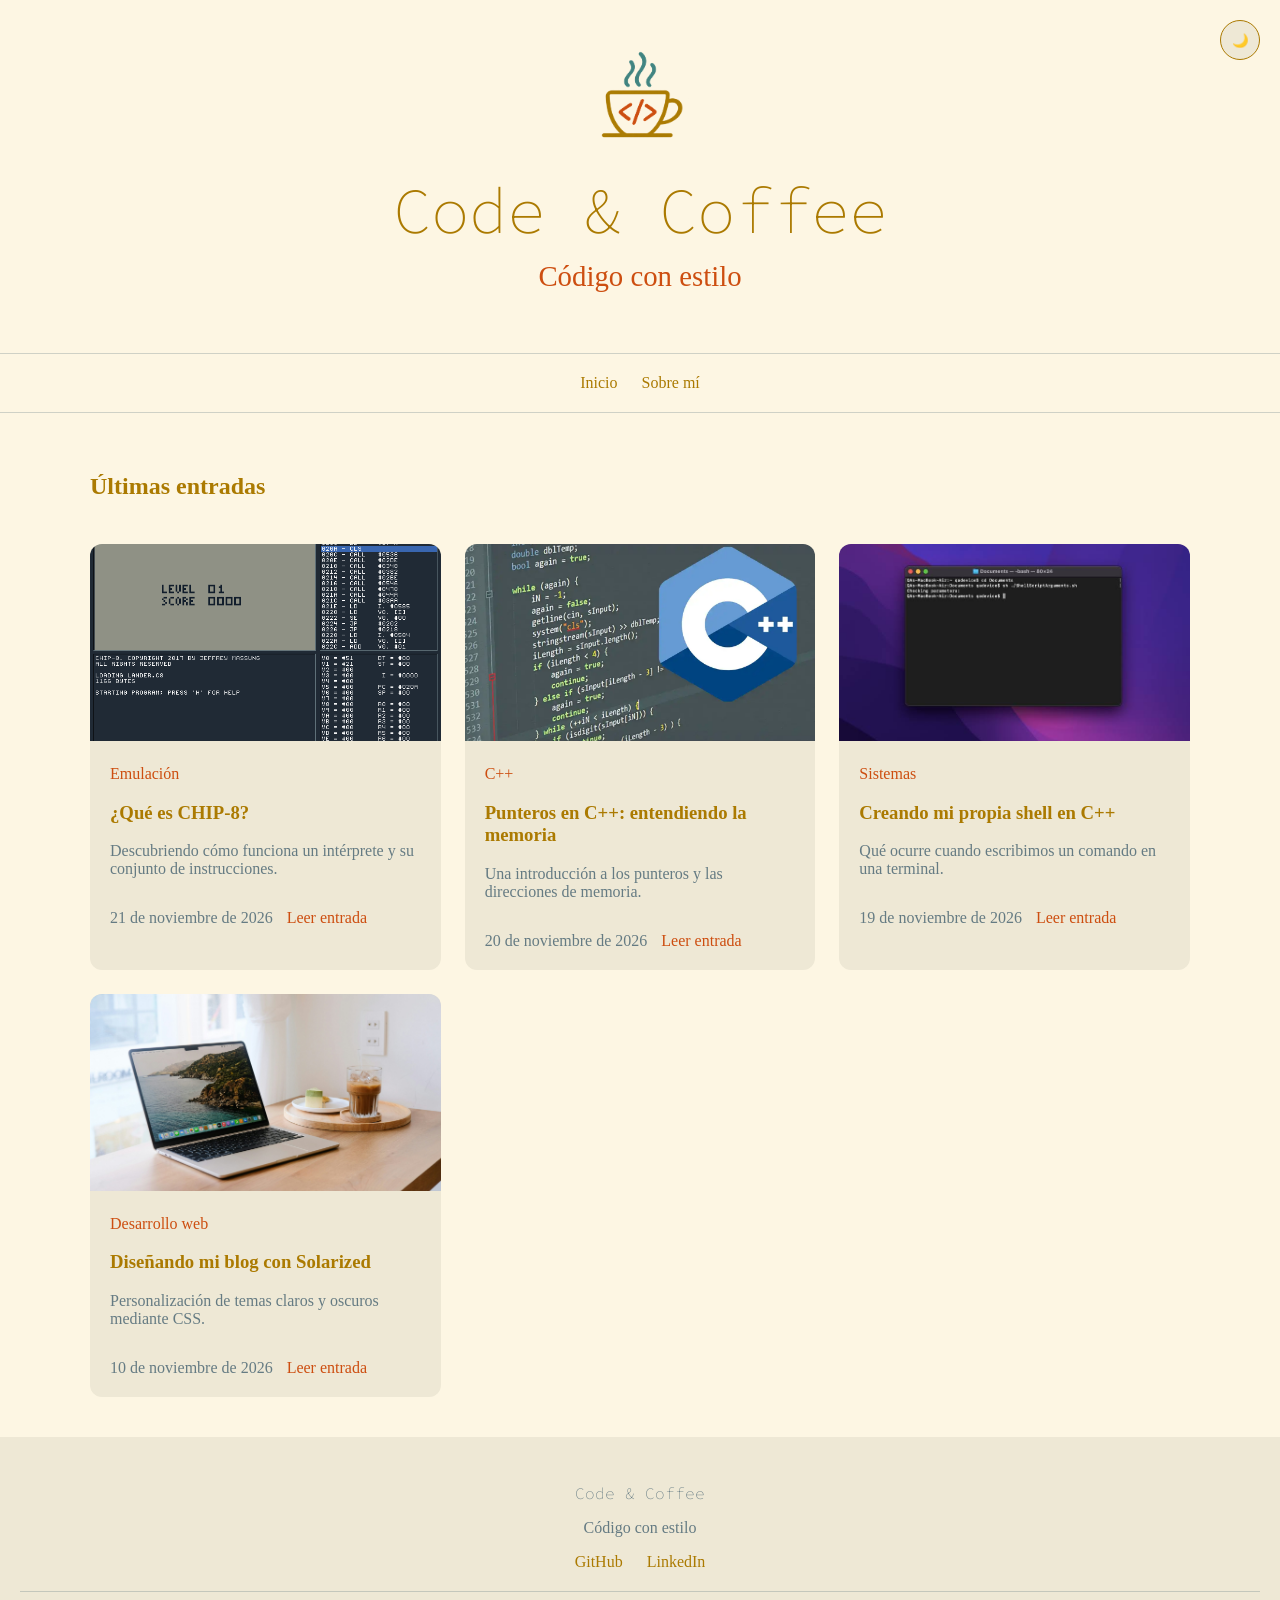
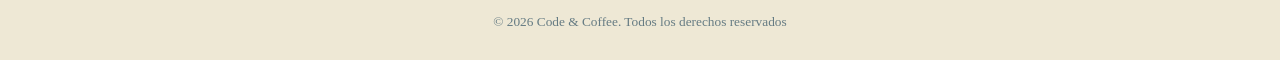
<file: index.html>
<!DOCTYPE html>
<html>
    <head>
        <meta charset="utf-8">
        <title>Code & Coffee</title>
        <link rel="icon" type="image/png" href="img/logo-light.png">
        <link rel="stylesheet" href="style.css">
        <link rel="preconnect" href="https://fonts.googleapis.com">
        <link rel="preconnect" href="https://fonts.gstatic.com" crossorigin>
        <link href="https://fonts.googleapis.com/css2?family=Homemade+Apple&family=Press+Start+2P&family=Source+Code+Pro:ital,wght@0,200..900;1,200..900&display=swap" rel="stylesheet">
    </head>
    <body>
        <button id="theme-toggle" aria-label="Cambiar tema">
            🌙
        </button>
        <header>
            <a href="index.html">
                <img id="logo" src="img/logo-light.png" alt="Code & Coffee">
                <h1 class="source-code-pro">Code & Coffee</h1>
                <p class="homemade-apple-regular">Código con estilo</p>
            </a>
        </header>
        
        <script src="js/theme.js" defer></script>

        <main>
            <hr>
            <nav class="navbar">
                <a href="index.html">Inicio</a>
                <a href="sobre_mi.html">Sobre mí</a>
            </nav>
            <hr>

            <section class="posts">
                <h2>Últimas entradas</h2>

                <article class="post-card">
                    <img src="img/chip8.png" alt="Juego de CHIP-8 con su listado de instrucciones">

                    <div class="post-content">
                        <span class="category">Emulación</span>

                        <h3>¿Qué es CHIP-8?</h3>

                        <p>
                            Descubriendo cómo funciona un intérprete
                            y su conjunto de instrucciones.
                        </p>

                        <time datetime="2026-11-21">
                            21 de noviembre de 2026
                        </time>

                        <a href="posts/chip8.html">Leer entrada</a>
                    </div>
                </article>

                <article class="post-card">
                    <img src="img/punteros.png" alt="Código de C++ junto a su logotipo">

                    <div class="post-content">
                        <span class="category">C++</span>

                        <h3>Punteros en C++: entendiendo la memoria</h3>

                        <p>
                            Una introducción a los punteros y las direcciones de memoria.
                        </p>

                        <time datetime="2026-11-20">
                            20 de noviembre de 2026
                        </time>

                        <a href="posts/punteros-cpp.html">Leer entrada</a>
                    </div>
                </article>

                <article class="post-card">
                    <img src="img/shell.png" alt="Ventana de terminal en macOS">

                    <div class="post-content">
                        <span class="category">Sistemas</span>

                        <h3>Creando mi propia shell en C++</h3>

                        <p>
                            Qué ocurre cuando escribimos un comando en una terminal.
                        </p>

                        <time datetime="2026-11-19">
                            19 de noviembre de 2026
                        </time>

                        <a href="posts/shell-cpp.html">Leer entrada</a>
                    </div>
                </article>

                <article class="post-card">
                    <img src="img/blog.png" alt="Portátil sobre una mesa junto a una taza de café">

                    <div class="post-content">
                        <span class="category">Desarrollo web</span>

                        <h3>Diseñando mi blog con Solarized</h3>

                        <p>
                            Personalización de temas claros y oscuros mediante CSS.
                        </p>

                        <time datetime="2026-11-10">
                            10 de noviembre de 2026
                        </time>

                        <a href="posts/solarized.html">Leer entrada</a>
                    </div>
                </article>
            </section>
        </main>

        <footer>
            <p class="source-code-pro">Code & Coffee</p>
            <p class="homemade-apple-regular">Código con estilo</p>

            <nav>
                <a target="_blank" rel="noopener noreferrer" href="https://github.com/fjasensi">GitHub</a>
                <a target="_blank" rel="noopener noreferrer" href="https://linkedin.com/in/fjasensi">LinkedIn</a>
            </nav>

            <hr>

            <small>
                &copy; 2026 Code & Coffee.
                Todos los derechos reservados
            </small>
        </footer>
    </body>
</html>
</file>
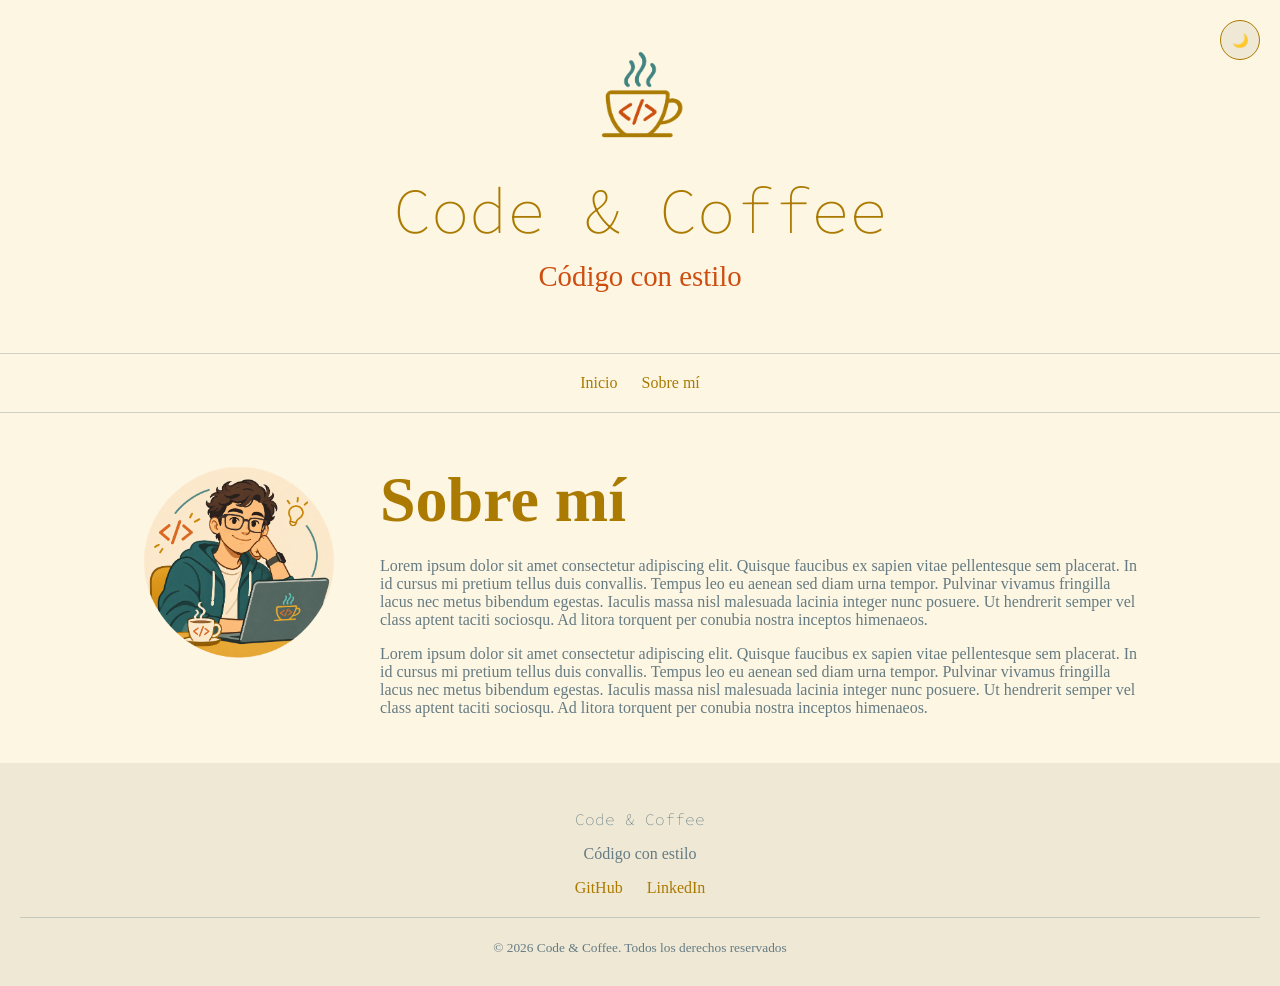
<file: sobre_mi.html>
<!DOCTYPE html>
<html>
    <head>
        <meta charset="utf-8">
        <meta name="viewport" content="width=device-width, initial-scale=1">
        <title>Code & Coffee - Sobre mí</title>
        <link rel="icon" type="image/png" href="img/logo-light.png">
        <link rel="stylesheet" href="style.css">
        <link rel="preconnect" href="https://fonts.googleapis.com">
        <link rel="preconnect" href="https://fonts.gstatic.com" crossorigin>
        <link href="https://fonts.googleapis.com/css2?family=Homemade+Apple&family=Press+Start+2P&family=Source+Code+Pro:ital,wght@0,200..900;1,200..900&display=swap" rel="stylesheet">
    </head>
    <body>
        <button id="theme-toggle" aria-label="Cambiar tema">
            🌙
        </button>
        <header>
            <a href="index.html">
                <img id="logo" src="img/logo-light.png" alt="Code & Coffee">
                <h1 class="source-code-pro">Code & Coffee</h1>
                <p class="homemade-apple-regular">Código con estilo</p>
            </a>
        </header>
        
        <script src="js/theme.js" defer></script>

        <main>
            <hr>
            <nav class="navbar">
                <a href="index.html">Inicio</a>
                <a href="sobre_mi.html">Sobre mí</a>
            </nav>
            <hr>

            <div class="main_body">
                <div class="about_me_picture">
                    <img id="profile_picture" src="img/image-profile.png" alt="Foto de perfil">
                </div>
                <div class="about_me_text">
                    <h1>Sobre mí</h1>
                    <p>Lorem ipsum dolor sit amet consectetur adipiscing elit. Quisque faucibus ex sapien vitae pellentesque sem placerat. In id cursus mi pretium tellus duis convallis. Tempus leo eu aenean sed diam urna tempor. Pulvinar vivamus fringilla lacus nec metus bibendum egestas. Iaculis massa nisl malesuada lacinia integer nunc posuere. Ut hendrerit semper vel class aptent taciti sociosqu. Ad litora torquent per conubia nostra inceptos himenaeos.</p>
                    <p>Lorem ipsum dolor sit amet consectetur adipiscing elit. Quisque faucibus ex sapien vitae pellentesque sem placerat. In id cursus mi pretium tellus duis convallis. Tempus leo eu aenean sed diam urna tempor. Pulvinar vivamus fringilla lacus nec metus bibendum egestas. Iaculis massa nisl malesuada lacinia integer nunc posuere. Ut hendrerit semper vel class aptent taciti sociosqu. Ad litora torquent per conubia nostra inceptos himenaeos.</p>
                </div>
            </div>
        </main>

        <footer>
            <p class="source-code-pro">Code & Coffee</p>
            <p class="homemade-apple-regular">Código con estilo</p>

            <nav>
                <a target="_blank" rel="noopener noreferrer" href="https://github.com/fjasensi">GitHub</a>
                <a target="_blank" rel="noopener noreferrer" href="https://linkedin.com/in/fjasensi">LinkedIn</a>
            </nav>

            <hr>

            <small>
                &copy; 2026 Code & Coffee.
                Todos los derechos reservados
            </small>
        </footer>
    </body>
</html>
</file>
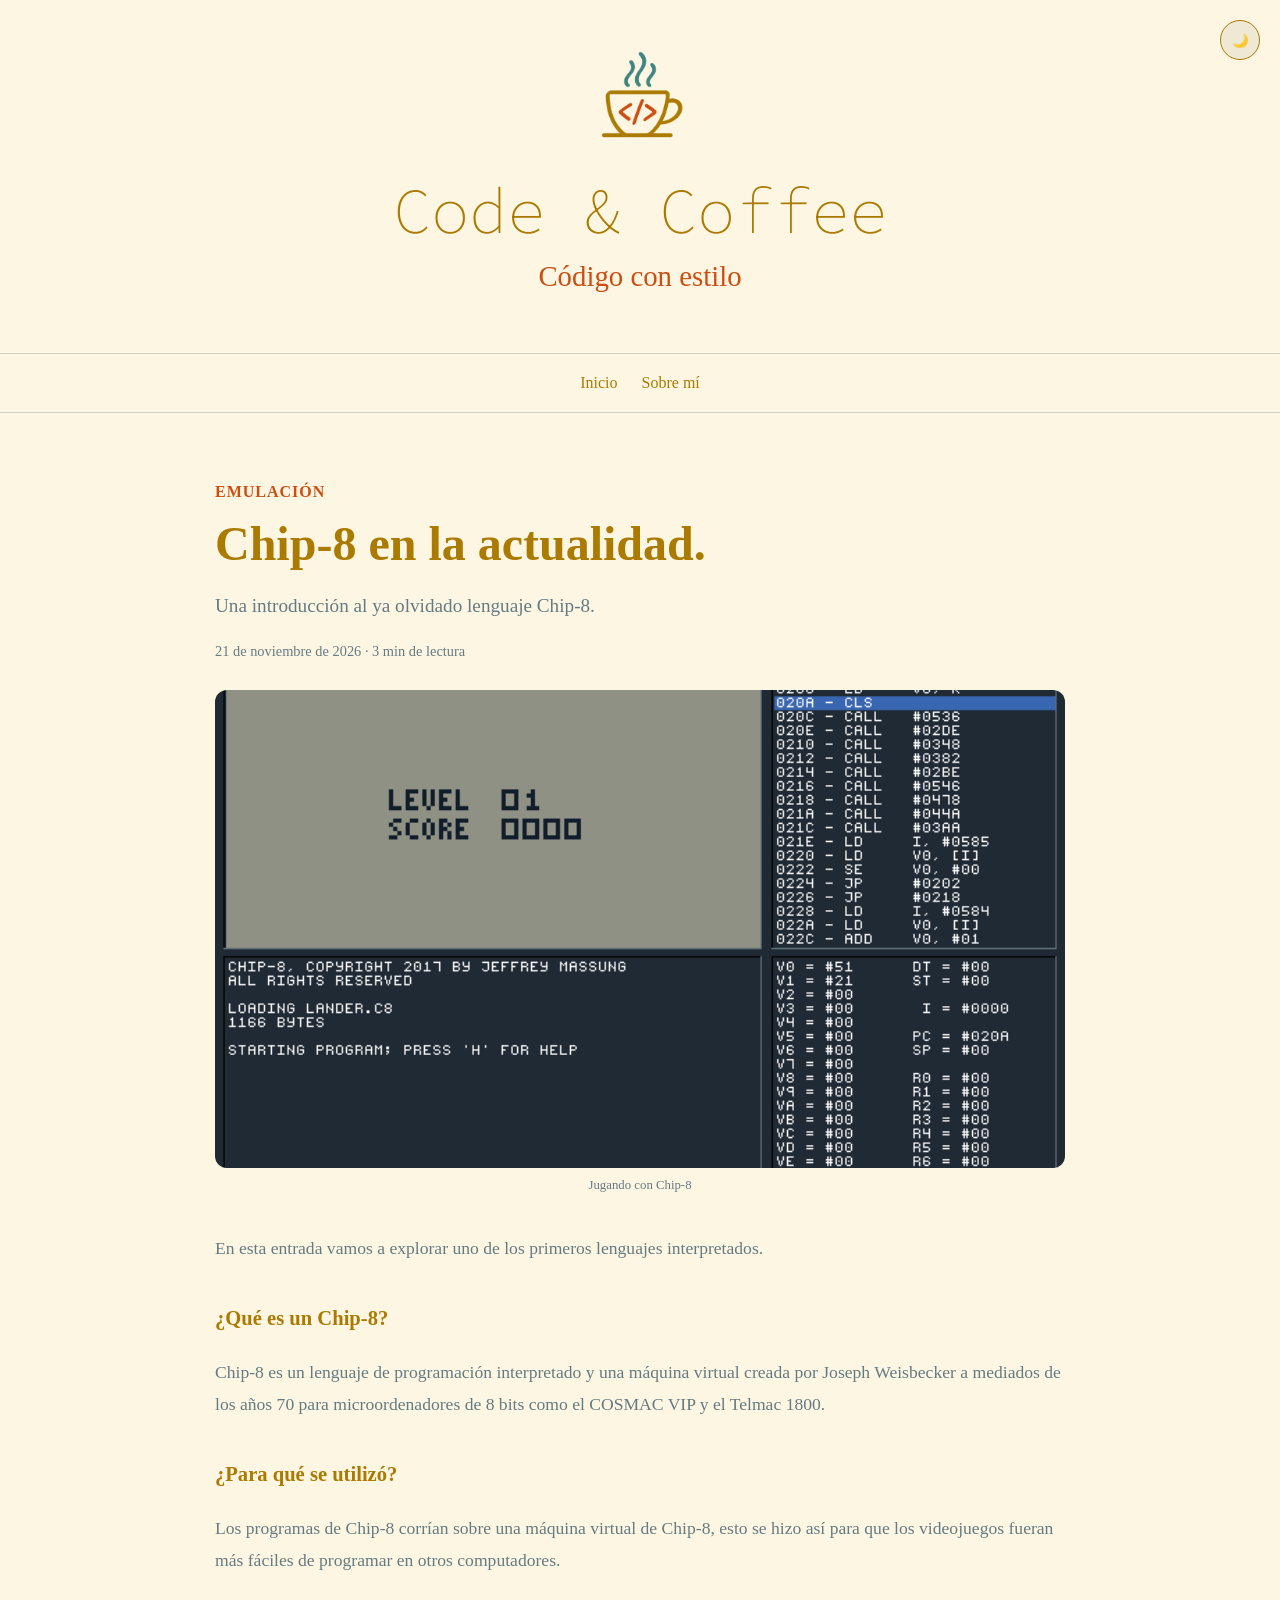
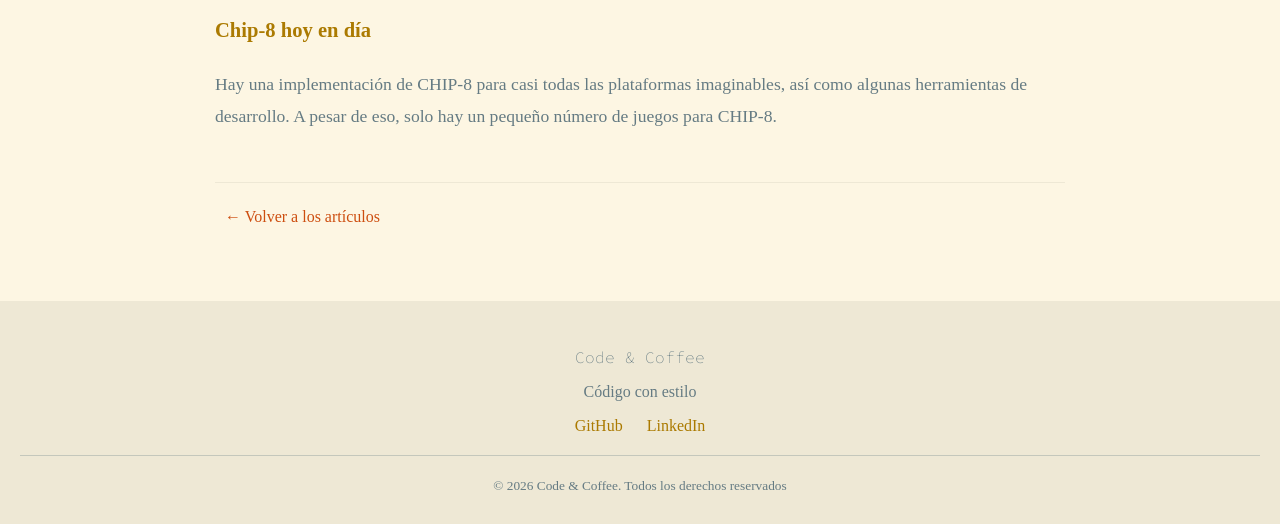
<file: posts/chip8.html>
<!DOCTYPE html>
<html>
    <head>
        <meta charset="utf-8">
        <meta name="viewport" content="width=device-width, initial-scale=1">
        <title>Code & Coffee</title>
        <link rel="icon" type="image/png" href="../img/logo-light.png">
        <link rel="stylesheet" href="../style.css">
        <link rel="preconnect" href="https://fonts.googleapis.com">
        <link rel="preconnect" href="https://fonts.gstatic.com" crossorigin>
        <link href="https://fonts.googleapis.com/css2?family=Homemade+Apple&family=Press+Start+2P&family=Source+Code+Pro:ital,wght@0,200..900;1,200..900&display=swap" rel="stylesheet">
    </head>
    <body>
        <button id="theme-toggle" aria-label="Cambiar tema">
            🌙
        </button>
        <header>
            <a href="../index.html">
                <img id="logo" src="../img/logo-light.png" alt="Code & Coffee">
                <h1 class="source-code-pro">Code & Coffee</h1>
                <p class="homemade-apple-regular">Código con estilo</p>
            </a>
        </header>
        
        <script src="../js/theme.js" defer></script>

        <main>
            <hr>
            <nav class="navbar">
                <a href="../index.html">Inicio</a>
                <a href="../sobre_mi.html">Sobre mí</a>
            </nav>
            <hr>

            <article class="post-page">
                <header class="post-header">
                    <span class="post-category">Emulación</span>

                    <h2>Chip-8 en la actualidad.</h2>

                    <p class="post-description">
                        Una introducción al ya olvidado lenguaje Chip-8.
                    </p>

                    <div class="post-meta">
                        <time datetime="2026-11-21">
                            21 de noviembre de 2026
                        </time>
                        <span>· 3 min de lectura</span>
                    </div>
                </header>

                <figure class="post-cover">
                    <img src="../img/chip8.png"
                        alt="Una ventana de un juego en chip 8">

                    <figcaption>
                        Jugando con Chip-8
                    </figcaption>
                </figure>

                <div class="post-body">

                    <p>
                        En esta entrada vamos a explorar uno
                        de los primeros lenguajes interpretados.
                    </p>

                    <h3>¿Qué es un Chip-8?</h3>

                    <p>
                        Chip-8 es un lenguaje de programación interpretado
                        y una máquina virtual creada por Joseph Weisbecker a mediados de los años 70
                        para microordenadores de 8 bits como el COSMAC VIP y el Telmac 1800.
                    </p>

                    <h3>¿Para qué se utilizó?</h3>

                    <p>
                        Los programas de Chip-8 corrían sobre una máquina virtual
                        de Chip-8, esto se hizo así para que los videojuegos fueran
                        más fáciles de programar en otros computadores.
                    </p>

                    <h3>Chip-8 hoy en día</h3>

                    <p>
                        Hay una implementación de CHIP-8 para casi todas las 
                        plataformas imaginables, así como algunas herramientas 
                        de desarrollo. A pesar de eso, solo hay un pequeño número 
                        de juegos para CHIP-8.
                    </p>

                </div>

                <footer class="post-footer">
                    <a href="../index.html">
                        ← Volver a los artículos
                    </a>
                </footer>

            </article>
        </main>

        <footer>
            <p class="source-code-pro">Code & Coffee</p>
            <p class="homemade-apple-regular">Código con estilo</p>

            <nav>
                <a target="_blank" rel="noopener noreferrer" href="https://github.com/fjasensi">GitHub</a>
                <a target="_blank" rel="noopener noreferrer" href="https://linkedin.com/in/fjasensi">LinkedIn</a>
            </nav>

            <hr>

            <small>
                &copy; 2026 Code & Coffee.
                Todos los derechos reservados
            </small>
        </footer>
    </body>
</html>
</file>
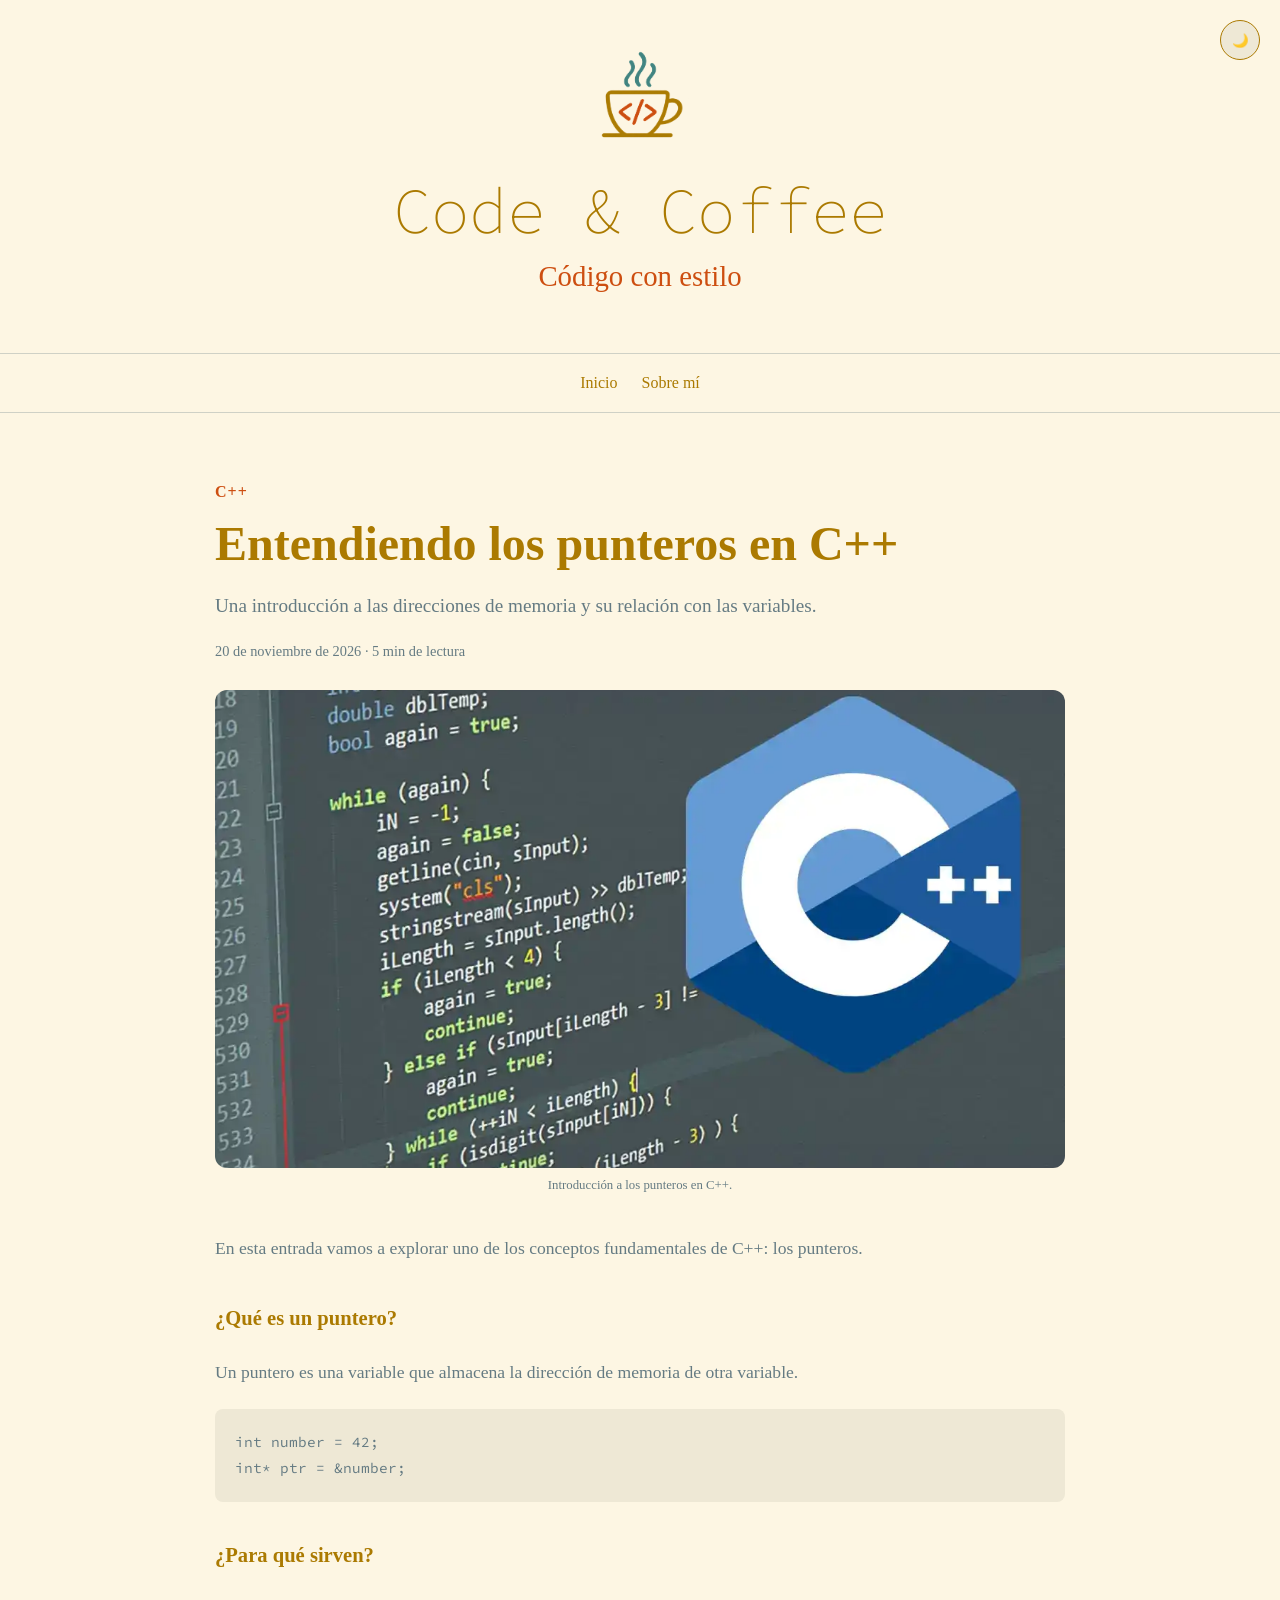
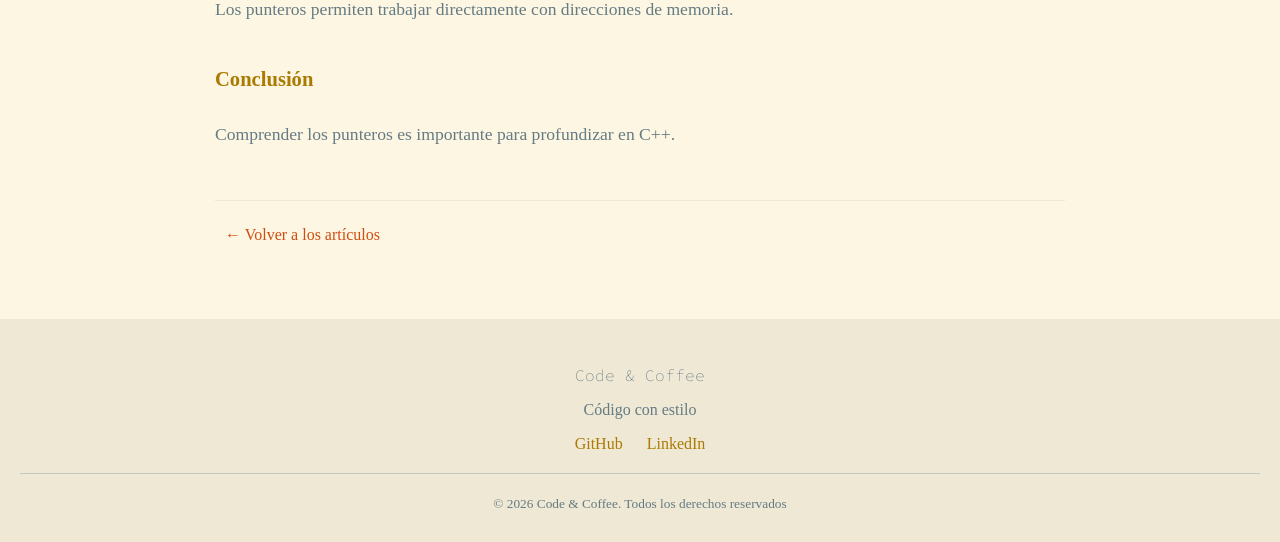
<file: posts/punteros-cpp.html>
<!DOCTYPE html>
<html>
    <head>
        <meta charset="utf-8">
        <meta name="viewport" content="width=device-width, initial-scale=1">
        <title>Code & Coffee</title>
        <link rel="icon" type="image/png" href="../img/logo-light.png">
        <link rel="stylesheet" href="../style.css">
        <link rel="preconnect" href="https://fonts.googleapis.com">
        <link rel="preconnect" href="https://fonts.gstatic.com" crossorigin>
        <link href="https://fonts.googleapis.com/css2?family=Homemade+Apple&family=Press+Start+2P&family=Source+Code+Pro:ital,wght@0,200..900;1,200..900&display=swap" rel="stylesheet">
    </head>
    <body>
        <button id="theme-toggle" aria-label="Cambiar tema">
            🌙
        </button>
        <header>
            <a href="../index.html">
                <img id="logo" src="../img/logo-light.png" alt="Code & Coffee">
                <h1 class="source-code-pro">Code & Coffee</h1>
                <p class="homemade-apple-regular">Código con estilo</p>
            </a>
        </header>
        
        <script src="../js/theme.js" defer></script>

        <main>
            <hr>
            <nav class="navbar">
                <a href="../index.html">Inicio</a>
                <a href="../sobre_mi.html">Sobre mí</a>
            </nav>
            <hr>

            <article class="post-page">
                <header class="post-header">
                    <span class="post-category">C++</span>

                    <h2>Entendiendo los punteros en C++</h2>

                    <p class="post-description">
                        Una introducción a las direcciones de memoria
                        y su relación con las variables.
                    </p>

                    <div class="post-meta">
                        <time datetime="2026-11-20">
                            20 de noviembre de 2026
                        </time>
                        <span>· 5 min de lectura</span>
                    </div>
                </header>

                <figure class="post-cover">
                    <img src="../img/punteros.png"
                        alt="Código C++ en un ordenador">

                    <figcaption>
                        Introducción a los punteros en C++.
                    </figcaption>
                </figure>

                <div class="post-body">

                    <p>
                        En esta entrada vamos a explorar uno
                        de los conceptos fundamentales de C++:
                        los punteros.
                    </p>

                    <h3>¿Qué es un puntero?</h3>

                    <p>
                        Un puntero es una variable que almacena
                        la dirección de memoria de otra variable.
                    </p>

                    <pre><code>int number = 42;
int* ptr = &amp;number;</code></pre>

                    <h3>¿Para qué sirven?</h3>

                    <p>
                        Los punteros permiten trabajar directamente
                        con direcciones de memoria.
                    </p>

                    <h3>Conclusión</h3>

                    <p>
                        Comprender los punteros es importante
                        para profundizar en C++.
                    </p>

                </div>

                <footer class="post-footer">
                    <a href="../index.html">
                        ← Volver a los artículos
                    </a>
                </footer>

            </article>
        </main>

        <footer>
            <p class="source-code-pro">Code & Coffee</p>
            <p class="homemade-apple-regular">Código con estilo</p>

            <nav>
                <a target="_blank" rel="noopener noreferrer" href="https://github.com/fjasensi">GitHub</a>
                <a target="_blank" rel="noopener noreferrer" href="https://linkedin.com/in/fjasensi">LinkedIn</a>
            </nav>

            <hr>

            <small>
                &copy; 2026 Code & Coffee.
                Todos los derechos reservados
            </small>
        </footer>
    </body>
</html>
</file>
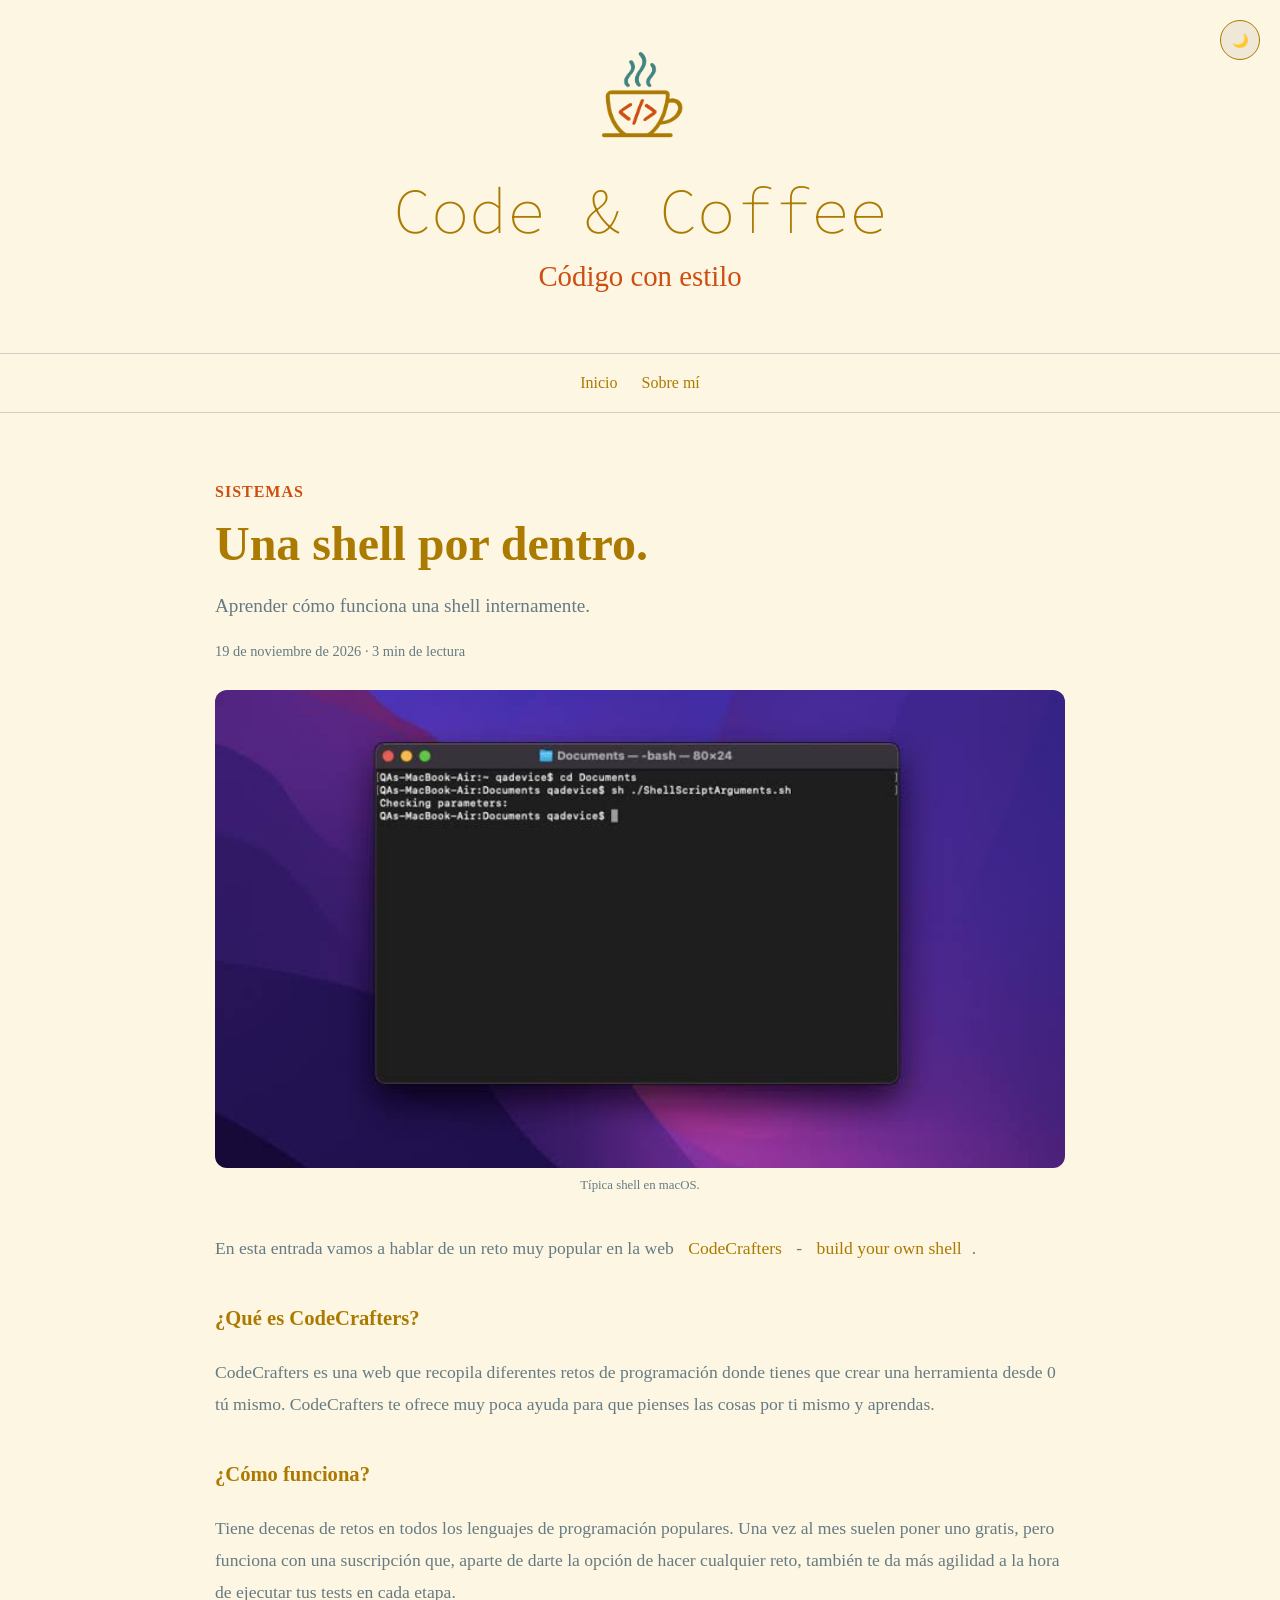
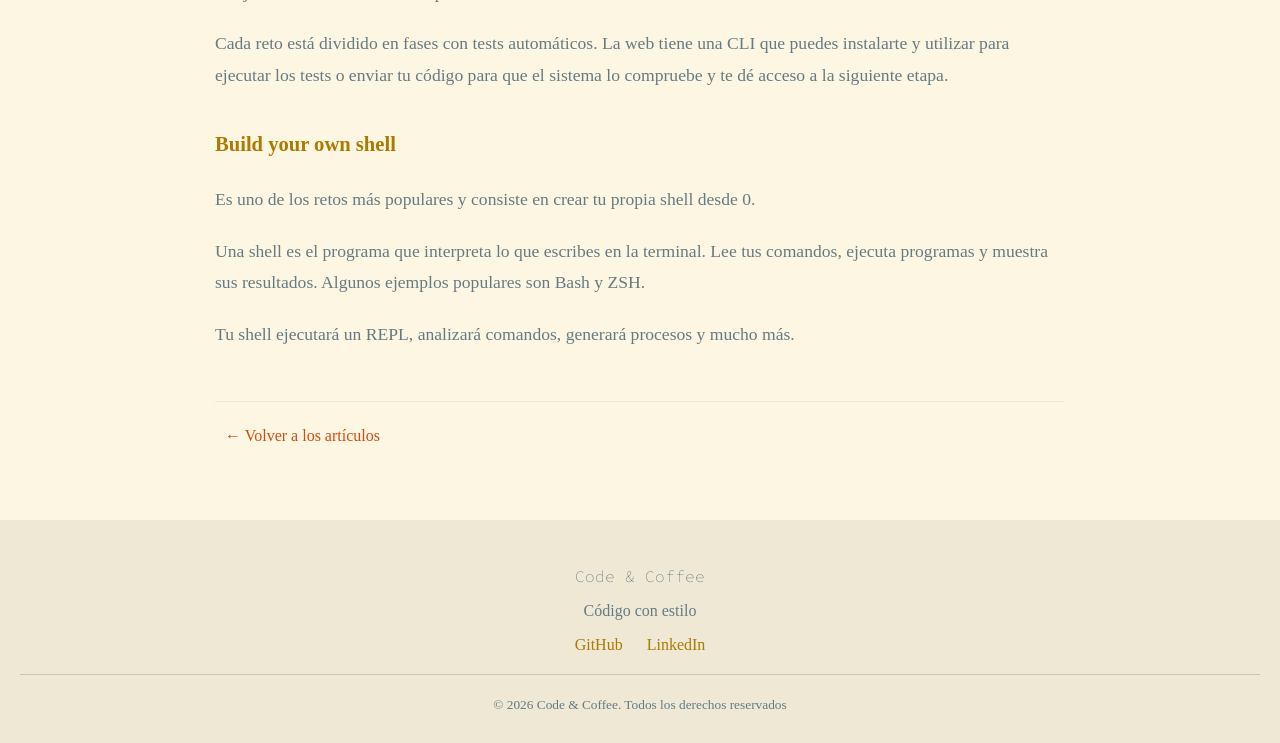
<file: posts/shell-cpp.html>
<!DOCTYPE html>
<html>
    <head>
        <meta charset="utf-8">
        <meta name="viewport" content="width=device-width, initial-scale=1">
        <title>Code & Coffee</title>
        <link rel="icon" type="image/png" href="../img/logo-light.png">
        <link rel="stylesheet" href="../style.css">
        <link rel="preconnect" href="https://fonts.googleapis.com">
        <link rel="preconnect" href="https://fonts.gstatic.com" crossorigin>
        <link href="https://fonts.googleapis.com/css2?family=Homemade+Apple&family=Press+Start+2P&family=Source+Code+Pro:ital,wght@0,200..900;1,200..900&display=swap" rel="stylesheet">
    </head>
    <body>
        <button id="theme-toggle" aria-label="Cambiar tema">
            🌙
        </button>
        <header>
            <a href="../index.html">
                <img id="logo" src="../img/logo-light.png" alt="Code & Coffee">
                <h1 class="source-code-pro">Code & Coffee</h1>
                <p class="homemade-apple-regular">Código con estilo</p>
            </a>
        </header>
        
        <script src="../js/theme.js" defer></script>

        <main>
            <hr>
            <nav class="navbar">
                <a href="../index.html">Inicio</a>
                <a href="../sobre_mi.html">Sobre mí</a>
            </nav>
            <hr>

            <article class="post-page">
                <header class="post-header">
                    <span class="post-category">Sistemas</span>

                    <h2>Una shell por dentro.</h2>

                    <p class="post-description">
                        Aprender cómo funciona una shell internamente.
                    </p>

                    <div class="post-meta">
                        <time datetime="2026-11-19">
                            19 de noviembre de 2026
                        </time>
                        <span>· 3 min de lectura</span>
                    </div>
                </header>

                <figure class="post-cover">
                    <img src="../img/shell.png"
                        alt="Una shell de macOS">

                    <figcaption>
                        Típica shell en macOS.
                    </figcaption>
                </figure>

                <div class="post-body">

                    <p>
                        En esta entrada vamos a hablar
                        de un reto muy popular en la web <a target="_blank" rel="noopener noreferrer" href="https://codecrafters.io">CodeCrafters</a> -
                        <a target="_blank" rel="noopener noreferrer" href="https://app.codecrafters.io/courses/shell/overview">build your own shell</a>.
                    </p>

                    <h3>¿Qué es CodeCrafters?</h3>

                    <p>
                        CodeCrafters es una web que recopila diferentes retos de programación
                        donde tienes que crear una herramienta desde 0 tú mismo. 
                        CodeCrafters te ofrece muy poca ayuda para que pienses las
                        cosas por ti mismo y aprendas.
                    </p>

                    <h3>¿Cómo funciona?</h3>

                    <p>
                        Tiene decenas de retos en todos los lenguajes de programación
                        populares. Una vez al mes suelen poner uno gratis, pero
                        funciona con una suscripción que, aparte de darte la opción de
                        hacer cualquier reto, también te da más agilidad a la hora de ejecutar
                        tus tests en cada etapa.
                    </p>
                    <p>
                        Cada reto está dividido en fases con tests automáticos. La web tiene una CLI
                        que puedes instalarte y utilizar para ejecutar los tests o enviar tu código
                        para que el sistema lo compruebe y te dé acceso a la siguiente etapa.
                    </p>

                    <h3>Build your own shell</h3>

                    <p>
                        Es uno de los retos más populares y consiste en crear tu propia
                        shell desde 0.
                    </p>
                    <p>
                        Una shell es el programa que interpreta lo que escribes en la
                        terminal. Lee tus comandos, ejecuta programas y muestra 
                        sus resultados. Algunos ejemplos populares son Bash y ZSH.
                    </p>
                    <p>
                        Tu shell ejecutará un REPL, analizará comandos, generará procesos y mucho más.
                    </p>

                </div>

                <footer class="post-footer">
                    <a href="../index.html">
                        ← Volver a los artículos
                    </a>
                </footer>

            </article>
        </main>

        <footer>
            <p class="source-code-pro">Code & Coffee</p>
            <p class="homemade-apple-regular">Código con estilo</p>

            <nav>
                <a target="_blank" rel="noopener noreferrer" href="https://github.com/fjasensi">GitHub</a>
                <a target="_blank" rel="noopener noreferrer" href="https://linkedin.com/in/fjasensi">LinkedIn</a>
            </nav>

            <hr>

            <small>
                &copy; 2026 Code & Coffee.
                Todos los derechos reservados
            </small>
        </footer>
    </body>
</html>
</file>
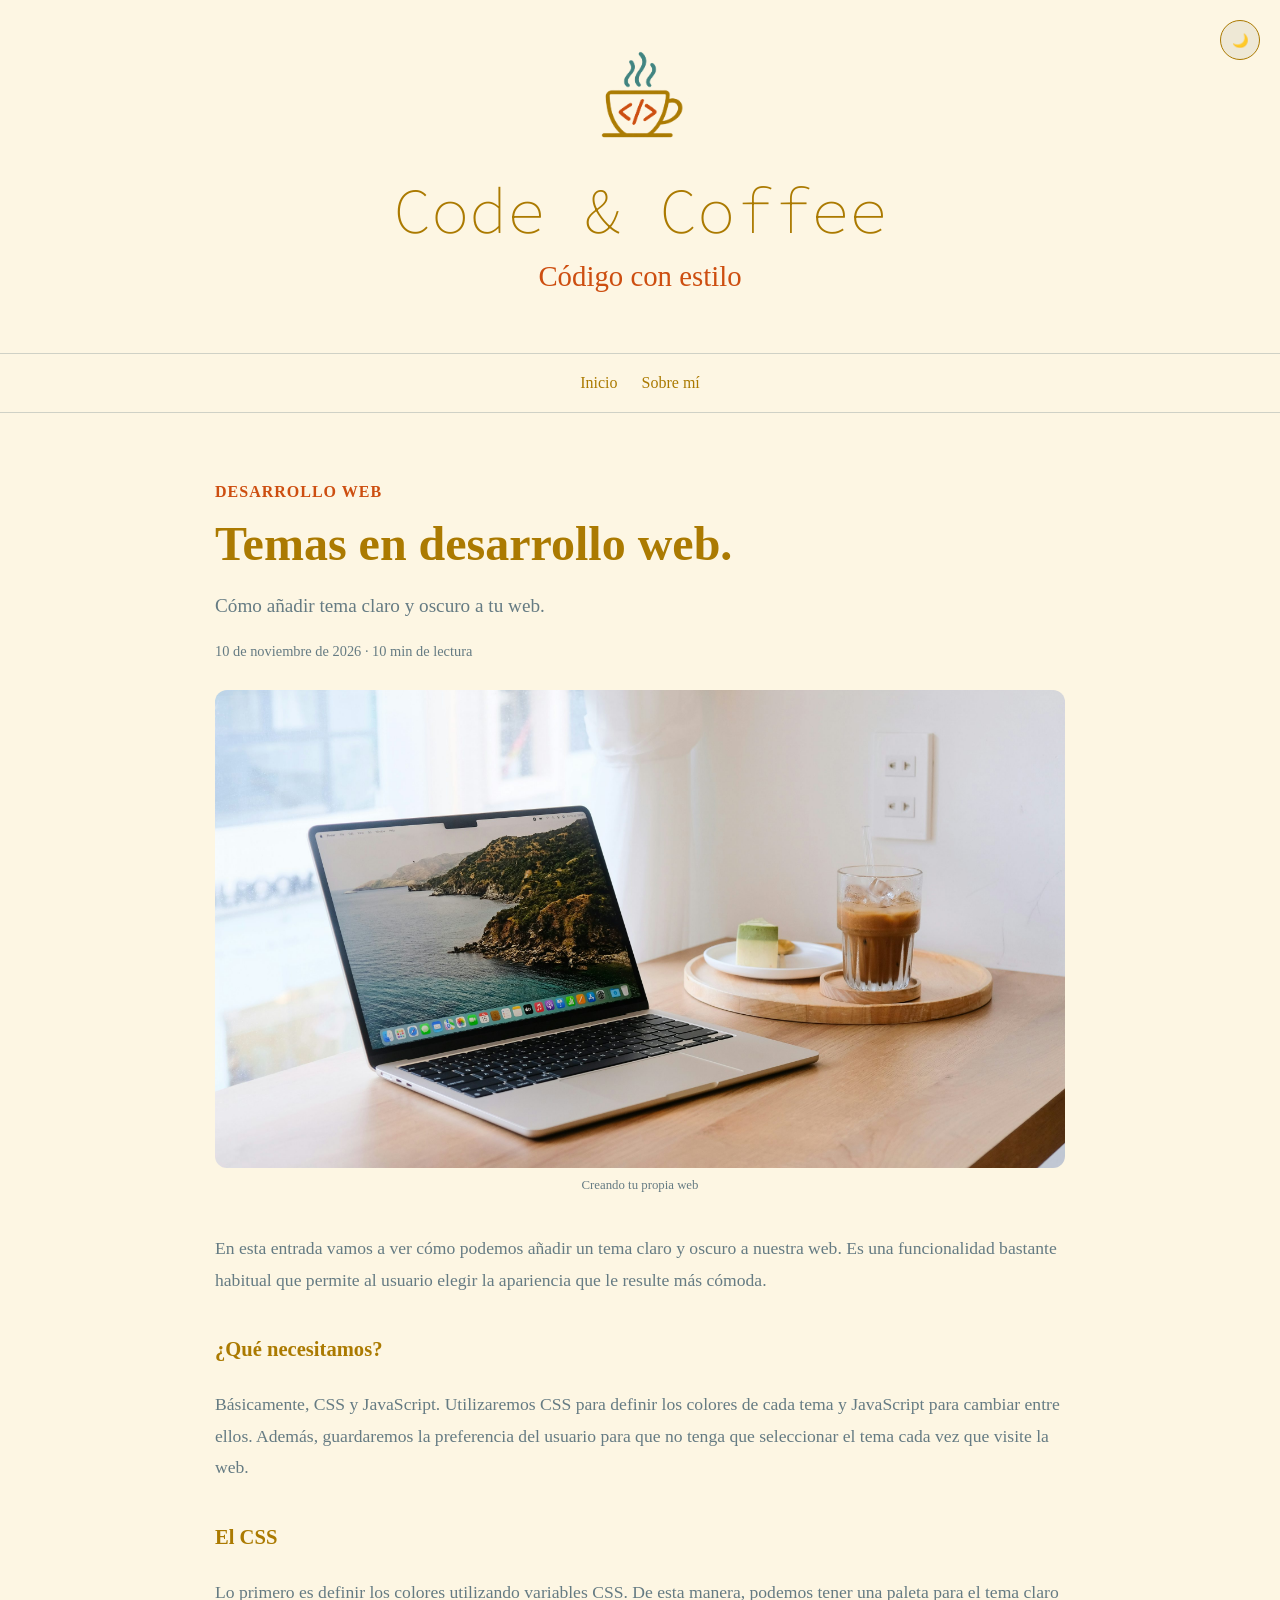
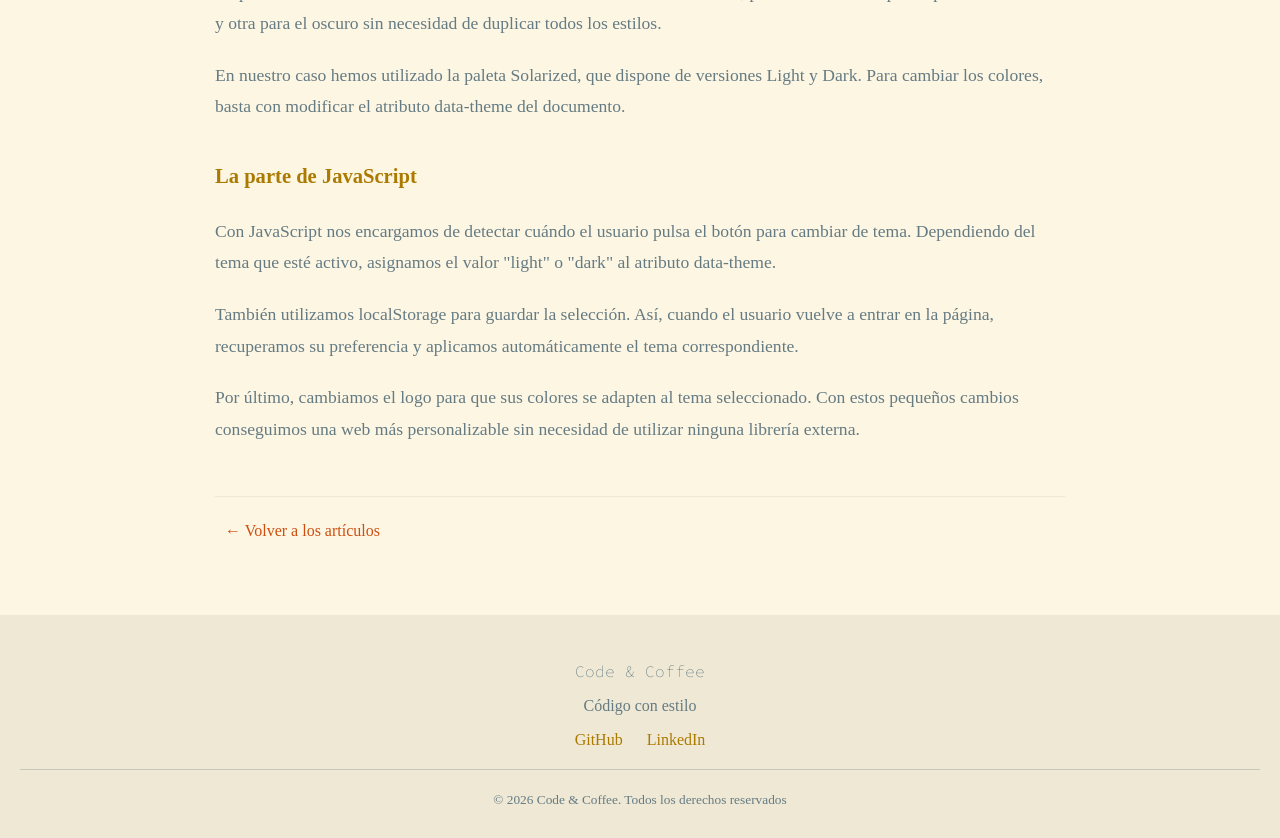
<file: posts/solarized.html>
<!DOCTYPE html>
<html>
    <head>
        <meta charset="utf-8">
        <meta name="viewport" content="width=device-width, initial-scale=1">
        <title>Code & Coffee</title>
        <link rel="icon" type="image/png" href="../img/logo-light.png">
        <link rel="stylesheet" href="../style.css">
        <link rel="preconnect" href="https://fonts.googleapis.com">
        <link rel="preconnect" href="https://fonts.gstatic.com" crossorigin>
        <link href="https://fonts.googleapis.com/css2?family=Homemade+Apple&family=Press+Start+2P&family=Source+Code+Pro:ital,wght@0,200..900;1,200..900&display=swap" rel="stylesheet">
    </head>
    <body>
        <button id="theme-toggle" aria-label="Cambiar tema">
            🌙
        </button>
        <header>
            <a href="../index.html">
                <img id="logo" src="../img/logo-light.png" alt="Code & Coffee">
                <h1 class="source-code-pro">Code & Coffee</h1>
                <p class="homemade-apple-regular">Código con estilo</p>
            </a>
        </header>
        
        <script src="../js/theme.js" defer></script>

        <main>
            <hr>
            <nav class="navbar">
                <a href="../index.html">Inicio</a>
                <a href="../sobre_mi.html">Sobre mí</a>
            </nav>
            <hr>

            <article class="post-page">
                <header class="post-header">
                    <span class="post-category">Desarrollo web</span>

                    <h2>Temas en desarrollo web.</h2>

                    <p class="post-description">
                        Cómo añadir tema claro y oscuro a tu web.
                    </p>

                    <div class="post-meta">
                        <time datetime="2026-11-10">
                            10 de noviembre de 2026
                        </time>
                        <span>· 10 min de lectura</span>
                    </div>
                </header>

                <figure class="post-cover">
                    <img src="../img/blog.png"
                        alt="Un portátil encima de una mesa">

                    <figcaption>
                        Creando tu propia web
                    </figcaption>
                </figure>

                <div class="post-body">

                    <p>
                        En esta entrada vamos a ver cómo podemos añadir un tema
                        claro y oscuro a nuestra web. Es una funcionalidad bastante
                        habitual que permite al usuario elegir la apariencia que
                        le resulte más cómoda.
                    </p>

                    <h3>¿Qué necesitamos?</h3>

                    <p>
                        Básicamente, CSS y JavaScript. Utilizaremos CSS para definir
                        los colores de cada tema y JavaScript para cambiar entre ellos.
                        Además, guardaremos la preferencia del usuario para que no
                        tenga que seleccionar el tema cada vez que visite la web.
                    </p>

                    <h3>El CSS</h3>

                    <p>
                        Lo primero es definir los colores utilizando variables CSS.
                        De esta manera, podemos tener una paleta para el tema claro
                        y otra para el oscuro sin necesidad de duplicar todos los estilos.
                    </p>

                    <p>
                        En nuestro caso hemos utilizado la paleta Solarized, que
                        dispone de versiones Light y Dark. Para cambiar los colores,
                        basta con modificar el atributo data-theme del documento.
                    </p>

                    <h3>La parte de JavaScript</h3>

                    <p>
                        Con JavaScript nos encargamos de detectar cuándo el usuario
                        pulsa el botón para cambiar de tema. Dependiendo del tema
                        que esté activo, asignamos el valor "light" o "dark" al
                        atributo data-theme.
                    </p>

                    <p>
                        También utilizamos localStorage para guardar la selección.
                        Así, cuando el usuario vuelve a entrar en la página,
                        recuperamos su preferencia y aplicamos automáticamente
                        el tema correspondiente.
                    </p>

                    <p>
                        Por último, cambiamos el logo para que sus
                        colores se adapten al tema seleccionado. Con estos pequeños
                        cambios conseguimos una web más personalizable sin necesidad
                        de utilizar ninguna librería externa.
                    </p>

                </div>

                <footer class="post-footer">
                    <a href="../index.html">
                        ← Volver a los artículos
                    </a>
                </footer>

            </article>
        </main>

        <footer>
            <p class="source-code-pro">Code & Coffee</p>
            <p class="homemade-apple-regular">Código con estilo</p>

            <nav>
                <a target="_blank" rel="noopener noreferrer" href="https://github.com/fjasensi">GitHub</a>
                <a target="_blank" rel="noopener noreferrer" href="https://linkedin.com/in/fjasensi">LinkedIn</a>
            </nav>

            <hr>

            <small>
                &copy; 2026 Code & Coffee.
                Todos los derechos reservados
            </small>
        </footer>
    </body>
</html>
</file>
<file: style.css>
/*Fonts*/

.homemade-apple-regular {
  font-family: "Homemade Apple", cursive;
  font-weight: 400;
  font-style: normal;
}


.source-code-pro {
  font-family: "Source Code Pro", monospace;
  font-optical-sizing: auto;
  font-weight: 200;
  font-style: normal;
}

.press-start-2p-regular {
  font-family: "Press Start 2P", system-ui;
  font-weight: 400;
  font-style: normal;
}

/* Solarized Light */
:root {
  --background: #fdf6e3;
  --surface: #eee8d5;
  --text: #657b83;
  --yellow: #AB7A01;
  --orange: #CD4E10;
}

/* Solarized Dark */
[data-theme="dark"] {
  --background: #002b36;
  --surface: #073642;
  --text: #839496;
  --yellow: #FAAC00;
  --orange: #E45004;
}

body > header {
  padding: 40px 20px;
  text-align: center;
}

body {
  background-color: var(--background);
  color: var(--text);
  transition: background-color 0.3s, color 0.3s;
  margin: 0;
  min-height: 100vh;
  display: flex;
  flex-direction: column;
}

main {
    flex: 1;
}

main a {
  color: var(--yellow);
  text-decoration: none;
  margin: 0 10px;
}

main a:hover {
  color: var(--orange);
}

.navbar {
  text-align: center;
}

.main_body {
  display: flex;
  align-items: flex-start;
  gap: 40px;
  max-width: 1000px;
  margin: 0 auto;
  padding: 30px;
}

.about_me_picture {
  flex: 0 0 200px;
}

.about_me_text {
  flex: 1;
}

.about_me_text h1 {
  margin-bottom: 20px;
}

footer {
  background-color: var(--surface);
  color: var(--text);
  text-align: center;
  padding: 30px 20px;
}

footer a {
  color: var(--yellow);
  text-decoration: none;
  margin: 0 10px;
}

footer a:hover {
  color: var(--orange);
}

hr {
  border: none;
  border-top: 1px solid var(--text);
  opacity: 0.3;
  margin: 20px 0;
}

h1 {
  color: var(--yellow);
  font-size: 4rem;
  margin: 0;
}

body > header p {
  color: var(--orange);
  font-size: 1.8rem;
  margin: 0;
}

body > header a {
  color: inherit;
  text-decoration: none;
  display: flex;
  flex-direction: column;
  align-items: center;
  gap: 10px;
}

#theme-toggle {
  background-color: var(--surface);
  border: 1px solid var(--yellow);
  border-radius: 50%;
  width: 40px;
  height: 40px;
  cursor: pointer;
  position: absolute;
  top: 20px;
  right: 20px;
}

#logo {
  width: 120px;
  height: auto;
  display: block;
}

#profile_picture {
  width: 100%;
  height: auto;
  display: block;
  border-radius: 10px;
}

.posts {
    max-width: 1100px;
    margin: 40px auto;
    padding: 0 20px;
    display: grid;
    grid-template-columns: repeat(auto-fit, minmax(260px, 1fr));
    gap: 24px;
}

.posts h2 {
    grid-column: 1 / -1;
    color: var(--yellow);
}

.post-card {
    background: var(--surface);
    border-radius: 12px;
    overflow: hidden;
}

.post-card img {
    width: 100%;
    aspect-ratio: 16 / 9;
    object-fit: cover;
}

.post-content {
    padding: 20px;
}

.post-content h3 {
    color: var(--yellow);
}

.category {
    color: var(--orange);
}

.post-content a {
    display: inline-block;
    margin-top: 15px;
    color: var(--orange);
}


.post-page {
    max-width: 850px;
    margin: 0 auto;
    padding: 50px 24px;
}

.post-header {
    text-align: left;
    margin-bottom: 30px;
}

.post-category {
    color: var(--orange);
    font-weight: 600;
    text-transform: uppercase;
    letter-spacing: 1px;
}

.post-header h2 {
    color: var(--yellow);
    font-size: clamp(2rem, 5vw, 3rem);
    margin: 15px 0;
}

.post-description {
    font-size: 1.2rem;
    line-height: 1.7;
}

.post-meta {
    color: var(--text);
    font-size: 0.9rem;
    margin-top: 20px;
}

.post-cover {
    margin: 0 0 40px;
}

.post-cover img {
    width: 100%;
    aspect-ratio: 16 / 9;
    object-fit: cover;
    border-radius: 12px;
    display: block;
}

.post-cover figcaption {
    font-size: 0.8rem;
    text-align: center;
    margin-top: 10px;
    color: var(--text);
}

.post-body {
    font-size: 1.1rem;
    line-height: 1.8;
}

.post-body h3 {
    color: var(--yellow);
    margin-top: 35px;
}

.post-body p {
    margin-bottom: 20px;
}

.post-body pre {
    background-color: var(--surface);
    padding: 20px;
    border-radius: 8px;
    overflow-x: auto;
    line-height: 1.5;
}

.post-body code {
    font-family: "Source Code Pro", monospace;
    font-size: 0.9rem;
}

.post-footer {
    background: transparent;
    text-align: left;
    border-top: 1px solid var(--surface);
    padding: 25px 0;
    margin-top: 50px;
}

.post-footer a {
    color: var(--orange);
    text-decoration: none;
}

.post-footer a:hover {
    text-decoration: underline;
}
</file>
